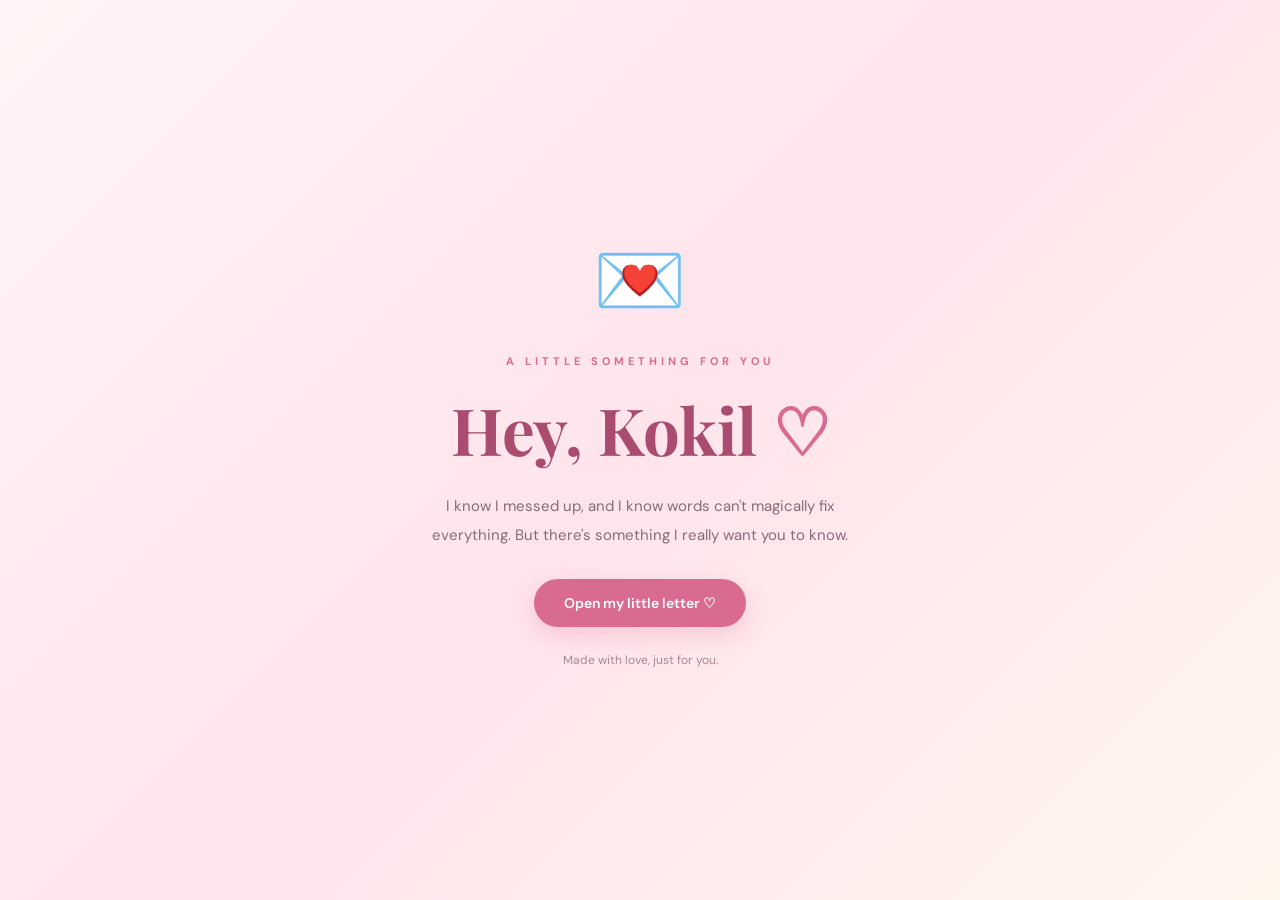
<file: index.html>
<!DOCTYPE html>
<html lang="en">
<head>
    <meta charset="UTF-8">
    <meta name="viewport" content="width=device-width, initial-scale=1.0">
    <title>A Little Sorry, Kokil 💗</title>
    <link rel="stylesheet" href="style.css">
    <script src="script.js" defer></script>
</head>
<body>

    <div class="hearts-bg" id="hearts"></div>

    <main class="hero">
        <div class="envelope">💌</div>

        <p class="eyebrow">A LITTLE SOMETHING FOR YOU</p>

        <h1>Hey, Kokil <span>♡</span></h1>

        <p class="subtitle">
            I know I messed up, and I know words can't
            magically fix everything.
            But there's something I really want you to know.
        </p>

        <a href="memories.html" class="primary-btn">
            Open my little letter ♡
        </a>

        <p class="tiny-note">Made with love, just for you.</p>
    </main>

</body>
</html>
</file>
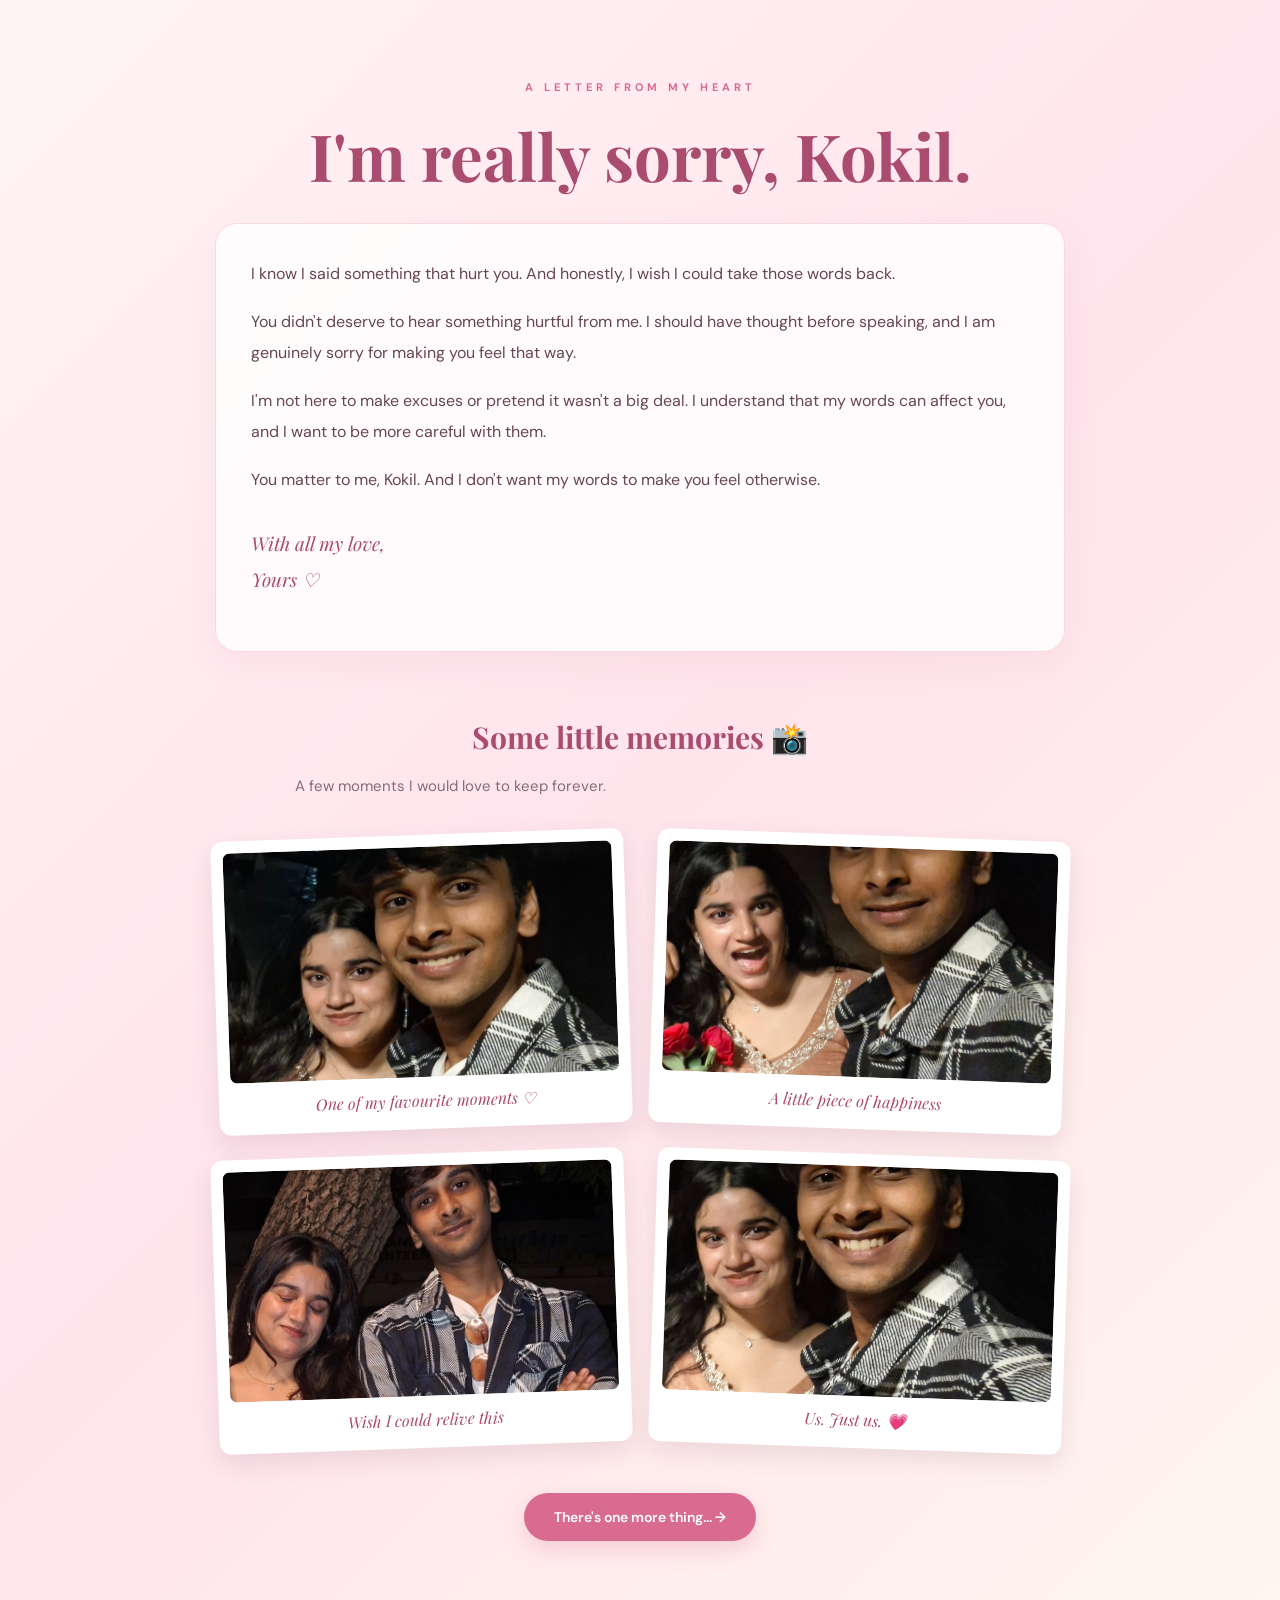
<file: memories.html>
<!DOCTYPE html>
<html lang="en">
<head>
    <meta charset="UTF-8">
    <meta name="viewport" content="width=device-width, initial-scale=1.0">
    <title>For You, Kokil 💗</title>
    <link rel="stylesheet" href="style.css">
    <script src="script.js" defer></script>
</head>
<body>

    <div class="hearts-bg" id="hearts"></div>

    <main class="content-page">

        <p class="eyebrow">A LETTER FROM MY HEART</p>

        <h1>I'm really sorry, Kokil.</h1>

        <div class="letter-card">
            <p>
                I know I said something that hurt you.
                And honestly, I wish I could take those
                words back.
            </p>

            <p>
                You didn't deserve to hear something
                hurtful from me. I should have thought
                before speaking, and I am genuinely sorry
                for making you feel that way.
            </p>

            <p>
                I'm not here to make excuses or pretend
                it wasn't a big deal. I understand that
                my words can affect you, and I want to
                be more careful with them.
            </p>

            <p>
                You matter to me, Kokil. And I don't
                want my words to make you feel otherwise.
            </p>

            <p class="signature">
                With all my love,<br>
                Yours ♡
            </p>
        </div>

        <h2 class="section-heading">Some little memories 📸</h2>

        <p class="subtitle">
            A few moments I would love to keep forever.
        </p>

        <div class="photo-grid">
            <div class="photo-card">
                <img src="WhatsApp Image 2026-11-22 at 11.06.53.jpeg" alt="Our memory 1">
                <p>One of my favourite moments ♡</p>
            </div>

            <div class="photo-card">
                <img src="WhatsApp Image 2026-11-22 at 11.09.27.jpeg" alt="Our memory 2">
                <p>A little piece of happiness</p>
            </div>

            <div class="photo-card">
                <img src="WhatsApp Image 2026-11-22 at 11.10.08.jpeg" alt="Our memory 3">
                <p>Wish I could relive this</p>
            </div>

            <div class="photo-card">
                <img src="WhatsApp Image 2026-11-22 at 11.10.29.jpeg" alt="Our memory 4">
                <p>Us. Just us. 💗</p>
            </div>
        </div>

        <a href="question.html" class="primary-btn">
            There's one more thing... →
        </a>

    </main>

</body>
</html>
</file>
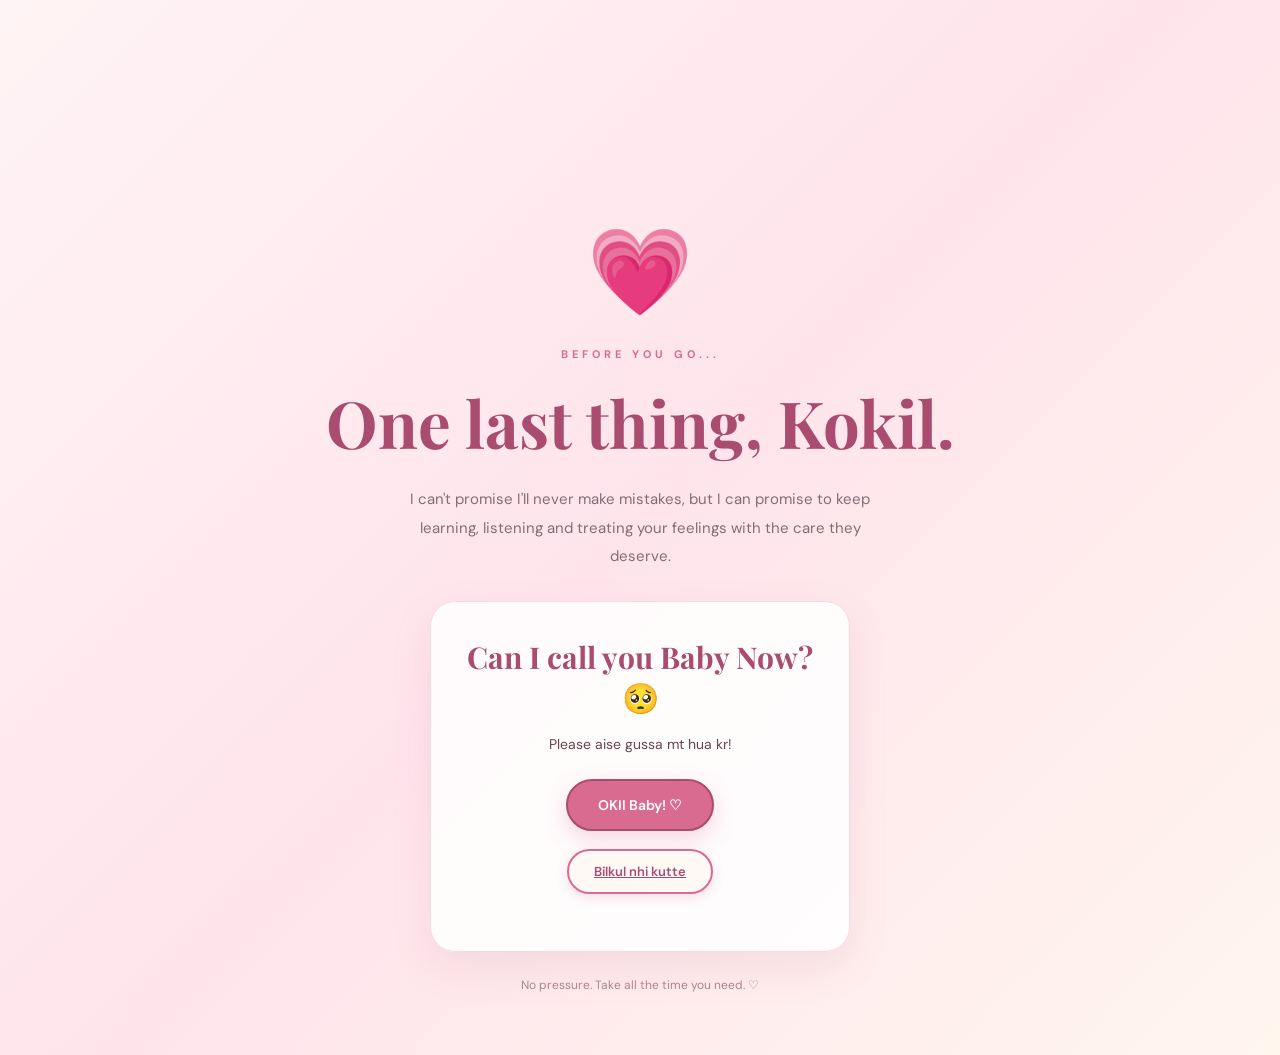
<file: question.html>
<!DOCTYPE html>
<html lang="en">

<head>
    <meta charset="UTF-8">
    <meta name="viewport" content="width=device-width, initial-scale=1.0">

    <title>One Last Thing 💗</title>

    <link rel="stylesheet" href="style.css">

    <script src="script.js" defer></script>
</head>

<body>

    <!-- Confetti Canvas -->
    <canvas id="confetti-canvas"></canvas>

    <!-- Floating Hearts Background -->
    <div class="hearts-bg" id="hearts"></div>

    <!-- Main Content -->
    <main class="hero final-page">

        <div class="big-heart">💗</div>

        <p class="eyebrow">BEFORE YOU GO...</p>

        <h1>One last thing, Kokil.</h1>

        <p class="subtitle">
            I can't promise I'll never make mistakes,
            but I can promise to keep learning,
            listening and treating your feelings
            with the care they deserve.
        </p>

        <div class="question-card">

            <h2>Can I call you Baby Now? 🥺</h2>

            <p>
                    Please aise gussa mt hua kr!
            </p>

            <button class="primary-btn" id="talkBtn">
                 OKII Baby! ♡
            </button>

            <button class="text-btn" id="laterBtn">
                   Bilkul nhi kutte 
            </button>

            <p id="response" class="response"></p>

        </div>

        <p class="tiny-note">
            No pressure. Take all the time you need. ♡
        </p>

    </main>

</body>
</html>
</file>
<file: style.css>
@import url('https://fonts.googleapis.com/css2?family=DM+Sans:wght@400;500;600;700&family=Playfair+Display:ital,wght@0,500;0,600;0,700;1,500&display=swap');

:root {
    --pink: #f7c9d8;
    --rose: #d96b91;
    --dark-rose: #a94c70;
    --cream: #fff9f5;
    --text: #674653;
    --white: #ffffff;
}
#talkBtn {
    border: 2px solid #a94c70;
    border-radius: 50px;
    padding: 15px 30px;
    background: #d96b91;
    color: white;
}

#laterBtn {
    border: 2px solid #d96b91;
    border-radius: 50px;
    padding: 12px 25px;
    background: #fff9f5;
    color: #a94c70;
    font-weight: 600;
    cursor: pointer;
    box-shadow: 0 4px 12px rgba(217, 107, 145, 0.2);
    z-index: 20;
}

#talkBtn:hover,
#laterBtn:hover {
    box-shadow: 0 6px 18px rgba(217, 107, 145, 0.35);
}
#laterBtn {
    position: relative;
    transition: left 0.2s ease, top 0.2s ease;
    z-index: 20;
}
* {
    margin: 0;
    padding: 0;
    box-sizing: border-box;
}

body {
    min-height: 100vh;
    background: linear-gradient(135deg, #fff4f5, #ffe4ec, #fff6ee);
    color: var(--text);
    font-family: 'DM Sans', sans-serif;
    overflow-x: hidden;
}

.hearts-bg {
    position: fixed;
    inset: 0;
    overflow: hidden;
    pointer-events: none;
    z-index: 0;
}

.floating-heart {
    position: absolute;
    bottom: -40px;
    color: #e88aa8;
    opacity: 0.4;
    animation: floatUp linear forwards;
}

@keyframes floatUp {
    to {
        transform: translateY(-110vh) rotate(360deg);
        opacity: 0;
    }
}

.hero {
    min-height: 100vh;
    display: flex;
    flex-direction: column;
    align-items: center;
    justify-content: center;
    text-align: center;
    padding: 30px 20px;
    position: relative;
    z-index: 1;
}

.envelope {
    font-size: 75px;
    margin-bottom: 25px;
    animation: heartbeat 2s infinite;
}

@keyframes heartbeat {
    0%, 100% { transform: scale(1); }
    50% { transform: scale(1.1); }
}

.eyebrow {
    font-size: 11px;
    font-weight: 700;
    letter-spacing: 4px;
    color: var(--rose);
    margin-bottom: 18px;
}

h1 {
    font-family: 'Playfair Display', serif;
    font-size: clamp(40px, 7vw, 65px);
    color: var(--dark-rose);
    margin-bottom: 20px;
}

h1 span {
    color: var(--rose);
}

.subtitle {
    max-width: 470px;
    line-height: 1.9;
    font-size: 15px;
    margin-bottom: 30px;
    color: #896b77;
}

.primary-btn {
    display: inline-block;
    padding: 15px 30px;
    background: var(--rose);
    color: white;
    border-radius: 50px;
    text-decoration: none;
    font-weight: 600;
    border: none;
    cursor: pointer;
    font-family: inherit;
    font-size: 14px;
    box-shadow: 0 8px 22px rgba(217, 107, 145, 0.25);
    transition: 0.3s ease;
}

.primary-btn:hover {
    background: var(--dark-rose);
    transform: translateY(-4px);
    box-shadow: 0 12px 25px rgba(169, 76, 112, 0.3);
}

.tiny-note {
    font-size: 12px;
    color: #ad8494;
    margin-top: 25px;
}

.content-page {
    width: min(850px, 92%);
    margin: auto;
    padding: 80px 0;
    position: relative;
    z-index: 1;
    text-align: center;
}

.letter-card {
    background: rgba(255, 255, 255, 0.8);
    padding: 35px;
    border: 1px solid #f8d8e2;
    border-radius: 22px;
    text-align: left;
    line-height: 1.9;
    box-shadow: 0 12px 35px rgba(173, 100, 130, 0.08);
    margin: 25px 0 65px;
}

.letter-card p {
    margin-bottom: 18px;
}

.signature {
    font-family: 'Playfair Display', serif;
    color: var(--dark-rose);
    font-size: 19px;
    font-style: italic;
    margin-top: 30px;
}

.section-heading {
    font-family: 'Playfair Display', serif;
    color: var(--dark-rose);
    font-size: 30px;
    margin-bottom: 15px;
}

.photo-grid {
    display: grid;
    grid-template-columns: repeat(2, 1fr);
    gap: 25px;
    margin: 35px 0 45px;
}

.photo-card {
    background: white;
    padding: 12px 12px 18px;
    border-radius: 12px;
    box-shadow: 0 10px 25px rgba(100, 60, 80, 0.12);
    transform: rotate(-2deg);
    transition: 0.3s;
}

.photo-card:nth-child(even) {
    transform: rotate(2deg);
}

.photo-card:hover {
    transform: rotate(0deg) translateY(-7px);
}

.photo-card img {
    width: 100%;
    height: 230px;
    object-fit: cover;
    border-radius: 7px;
    display: block;
    background: #f9e1e9;
}

.photo-card p {
    font-family: 'Playfair Display', serif;
    font-style: italic;
    margin-top: 13px;
    color: var(--dark-rose);
}

.big-heart {
    font-size: 85px;
    margin-bottom: 20px;
    animation: heartbeat 2s infinite;
}

.question-card {
    background: rgba(255, 255, 255, 0.85);
    border: 1px solid #f8d8e2;
    border-radius: 25px;
    padding: 35px 25px;
    width: min(420px, 100%);
    box-shadow: 0 15px 40px rgba(173, 100, 130, 0.12);
}

.question-card h2 {
    font-family: 'Playfair Display', serif;
    font-size: 30px;
    color: var(--dark-rose);
    margin-bottom: 15px;
}

.question-card p {
    line-height: 1.8;
    font-size: 14px;
    margin-bottom: 22px;
}

.text-btn {
    display: block;
    margin: 18px auto 0;
    border: none;
    background: transparent;
    color: #a77d8d;
    cursor: pointer;
    font: inherit;
    font-size: 13px;
    text-decoration: underline;
}

.response {
    color: var(--dark-rose);
    font-weight: 600;
    margin-top: 20px;
}

@media (max-width: 600px) {
    .letter-card {
        padding: 24px;
    }

    .photo-grid {
        gap: 15px;
    }

    .photo-card img {
        height: 155px;
    }

    .photo-card {
        padding: 8px 8px 13px;
    }

    .photo-card p {
        font-size: 13px;
    }

    .content-page {
        padding: 55px 0;
    }
}
</file>
